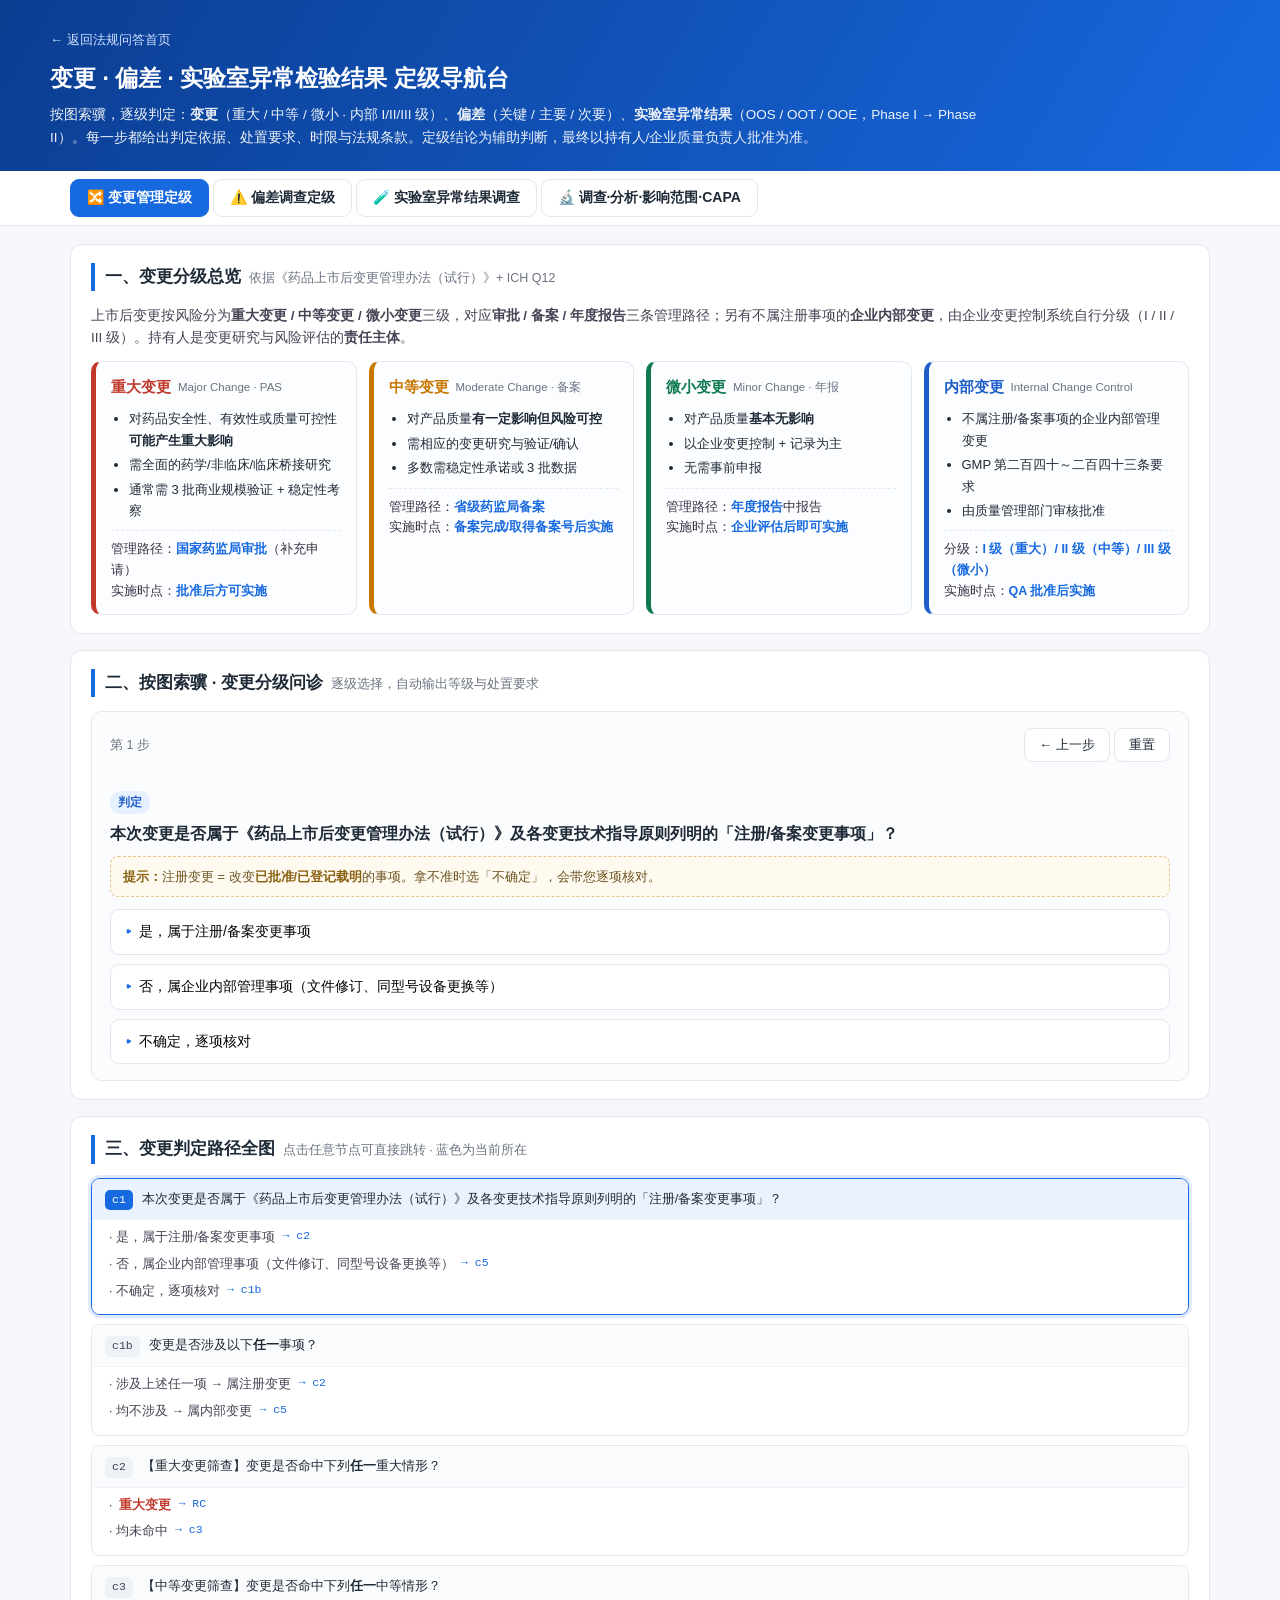
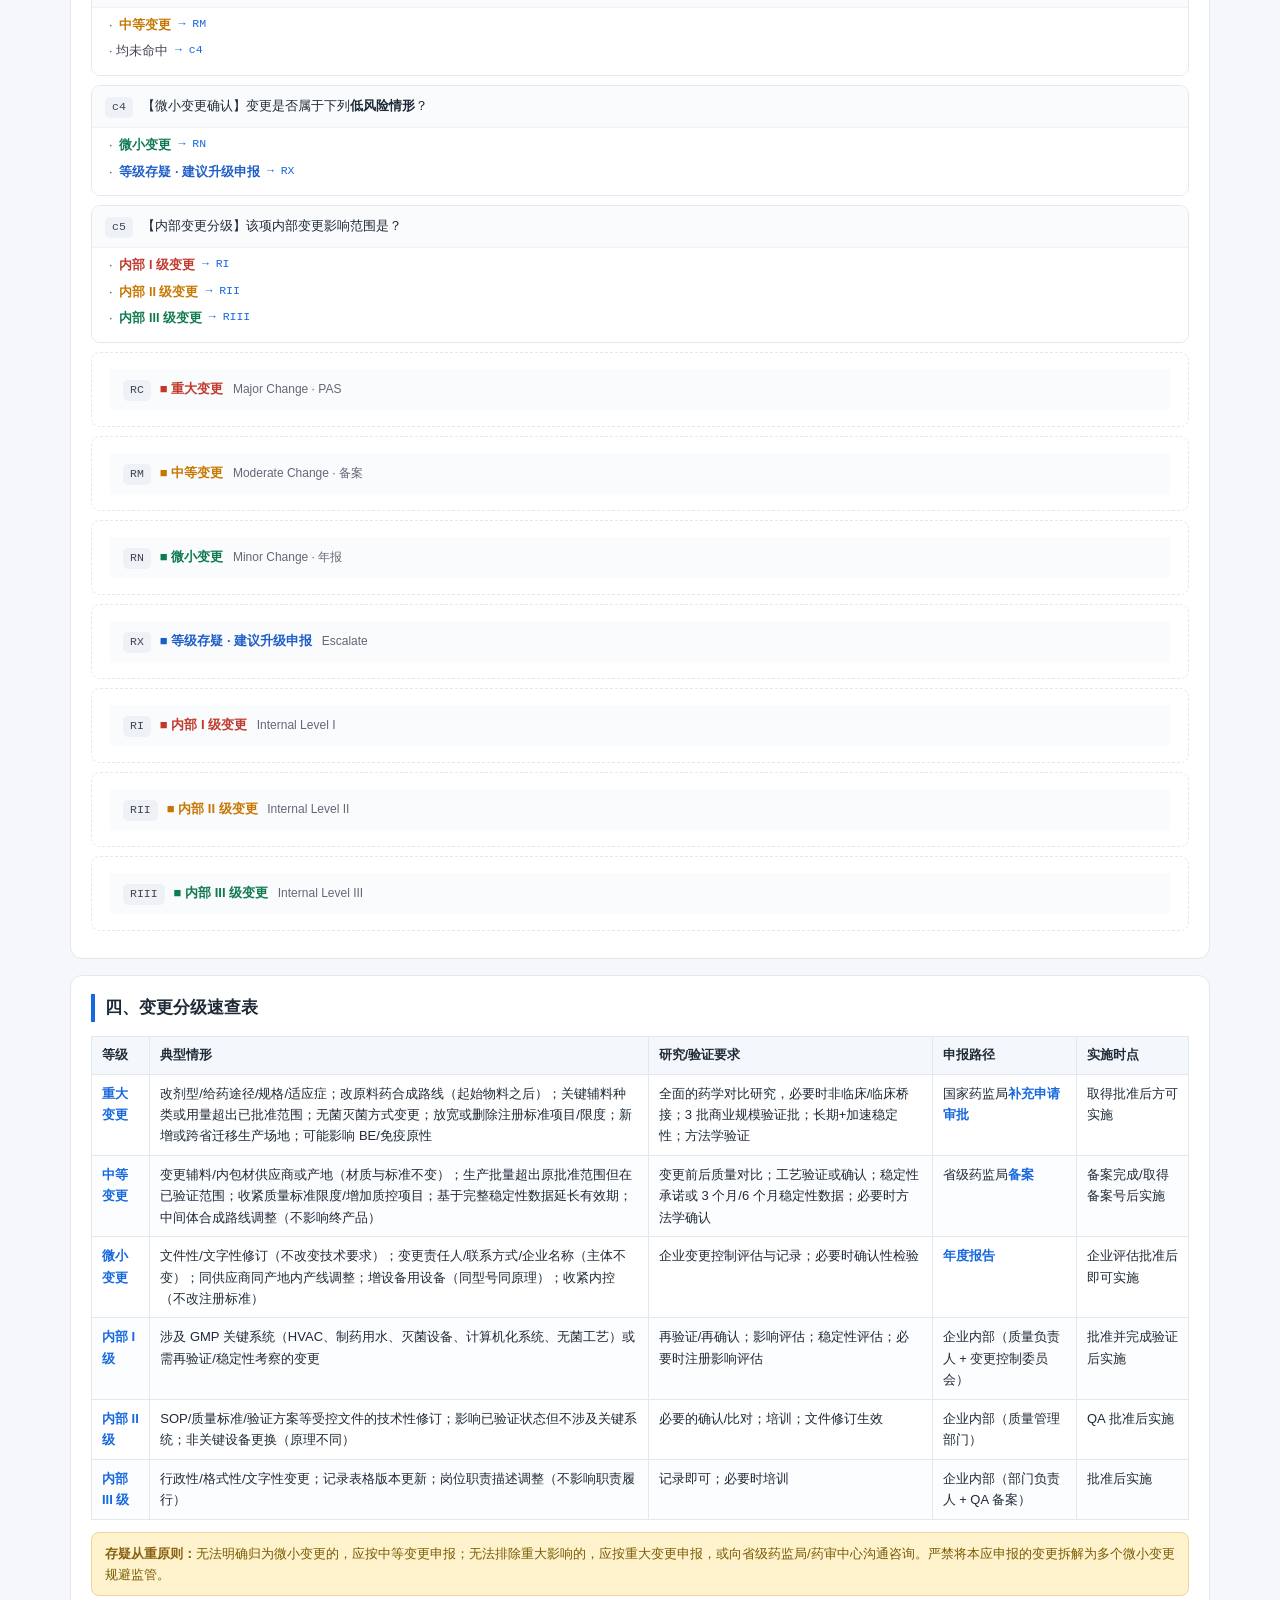
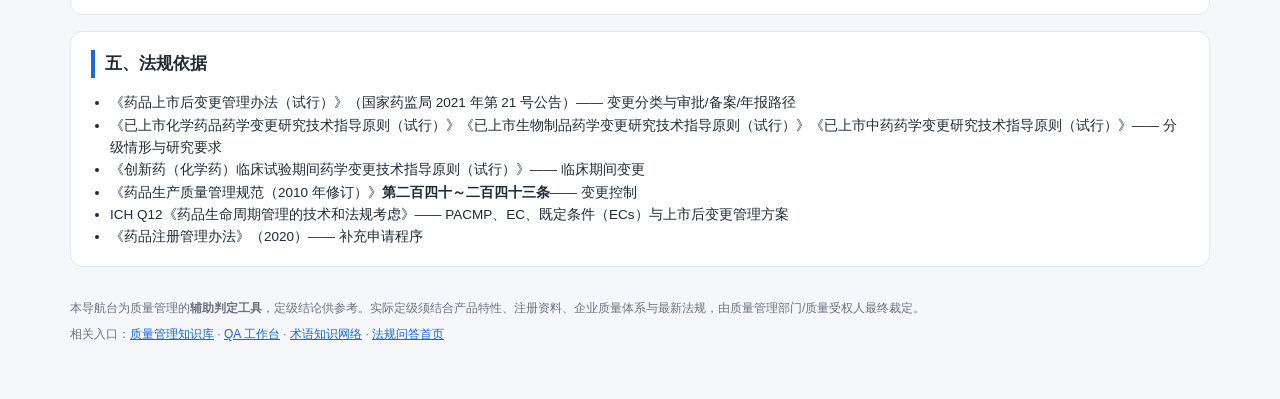
<file: change-deviation-oos.html>
<!DOCTYPE html>
<html lang="zh-CN">
<head>
<meta charset="utf-8"/>
<meta name="viewport" content="width=device-width, initial-scale=1"/>
<title>变更 · 偏差 · 实验室异常结果 定级导航台</title>
<link rel="icon" href="favicon.svg" type="image/svg+xml">
<meta name="description" content="药品研发生产 QA 定级导航台：变更分级（重大/中等/微小）、偏差分级（关键/主要/次要）、实验室异常检验结果 OOS/OOT 调查，交互式逐级问诊判定，含判定路径图、速查表与法规条款依据。">
<meta name="theme-color" content="#1769e0">
<style>
:root{--bg:#f5f7fa;--card:#fff;--bd:#e3e8ef;--tx:#1f2a37;--mut:#6b7280;--acc:#1769e0;--acc2:#0e9f6e;
--lv1:#c0392b;--lv1bg:#fdeceb;--lv2:#c77700;--lv2bg:#fff4e0;--lv3:#0e7a4e;--lv3bg:#e6f6ee;--lv4:#1e5ec8;--lv4bg:#e7f0ff;}
*{box-sizing:border-box}
body{margin:0;font-family:-apple-system,BlinkMacSystemFont,"Segoe UI","PingFang SC","Microsoft YaHei",sans-serif;background:var(--bg);color:var(--tx);line-height:1.65}
header{background:linear-gradient(120deg,#0b3d91,#1769e0);color:#fff;padding:26px 20px 22px}
header .wrap{max-width:1180px;margin:0 auto}
header a.back{color:#cfe0ff;text-decoration:none;font-size:13px}
header h1{margin:8px 0 6px;font-size:23px}
header p{margin:0;opacity:.93;font-size:13.5px;max-width:960px}

.tabs{position:sticky;top:0;z-index:20;background:#fff;border-bottom:1px solid var(--bd)}
.tabs .wrap{max-width:1180px;margin:0 auto;display:flex;gap:4px;flex-wrap:wrap;padding:8px 20px}
.tab{border:1px solid var(--bd);background:#fff;color:var(--tx);padding:9px 16px;border-radius:9px;font-size:14px;cursor:pointer;font-weight:600}
.tab:hover{border-color:var(--acc);color:var(--acc)}
.tab.active{background:var(--acc);color:#fff;border-color:var(--acc)}
main{max-width:1180px;margin:18px auto;padding:0 20px}
.panel{display:none}
.panel.active{display:block}
section{background:var(--card);border:1px solid var(--bd);border-radius:12px;padding:18px 20px;margin:0 0 16px}
h2.sec{font-size:17px;border-left:4px solid var(--acc);padding-left:10px;margin:0 0 14px}
h2.sec .cnt{color:var(--mut);font-size:12.5px;font-weight:400;margin-left:8px}
h3.sub{font-size:14.5px;margin:16px 0 8px;color:#0b3d91}

/* 分级卡片 */
.lvcards{display:grid;grid-template-columns:repeat(auto-fit,minmax(250px,1fr));gap:12px}
.lvc{border:1px solid var(--bd);border-left-width:5px;border-radius:10px;padding:13px 15px;background:#fcfdff}
.lvc.l1{border-left-color:var(--lv1)} .lvc.l2{border-left-color:var(--lv2)}
.lvc.l3{border-left-color:var(--lv3)} .lvc.l4{border-left-color:var(--lv4)}
.lvc .lvname{font-weight:700;font-size:15px;margin-bottom:4px;display:flex;align-items:center;gap:7px}
.lvc.l1 .lvname{color:var(--lv1)} .lvc.l2 .lvname{color:var(--lv2)}
.lvc.l3 .lvname{color:var(--lv3)} .lvc.l4 .lvname{color:var(--lv4)}
.lvc .lven{font-size:11.5px;color:var(--mut);font-weight:400}
.lvc ul{margin:8px 0 0;padding-left:18px;font-size:13px}
.lvc li{margin:3px 0}
.lvc .route{margin-top:9px;padding-top:8px;border-top:1px dashed var(--bd);font-size:12.5px;color:#334}
.lvc .route b{color:var(--acc)}

/* 问诊 */
.wiz{background:#fbfcfe;border:1px solid var(--bd);border-radius:10px;padding:16px 18px}
.wiz-bar{display:flex;justify-content:space-between;align-items:center;gap:10px;margin-bottom:12px;flex-wrap:wrap}
.wiz-step{font-size:12.5px;color:var(--mut)}
.btn{border:1px solid var(--bd);background:#fff;color:var(--tx);padding:7px 14px;border-radius:8px;font-size:13px;cursor:pointer}
.btn:hover{border-color:var(--acc);color:var(--acc)}
.btn.primary{background:var(--acc);color:#fff;border-color:var(--acc)}
.btn.primary:hover{opacity:.9;color:#fff}
.q{font-size:16px;font-weight:600;line-height:1.6;margin:6px 0 10px}
.qtag{display:inline-block;font-size:11.5px;background:#e7f0ff;color:var(--lv4);padding:2px 8px;border-radius:10px;margin-right:7px;vertical-align:middle;font-weight:600}
.tip{background:#fffaf0;border:1px dashed #e5c68a;border-radius:8px;padding:9px 12px;font-size:12.8px;color:#6b5320;margin:0 0 12px}
.tip b{color:#8a6212}
.hitlist{margin:0 0 12px;padding:12px 14px 12px 30px;background:#f8fafc;border:1px solid var(--bd);border-radius:8px;font-size:13.2px}
.hitlist li{margin:4px 0}
.opts{display:flex;flex-direction:column;gap:9px}
.opt{text-align:left;border:1px solid var(--bd);background:#fff;border-radius:9px;padding:11px 14px;font-size:14px;cursor:pointer;transition:all .13s;line-height:1.55}
.opt:hover{border-color:var(--acc);background:#f3f8ff;transform:translateX(2px)}
.opt .arrow{color:var(--acc);font-weight:700;margin-right:7px}

/* 结果 */
.res{border-radius:10px;padding:16px 18px;border:1px solid var(--bd)}
.res.r1{background:var(--lv1bg);border-color:#f3b7b2}
.res.r2{background:var(--lv2bg);border-color:#f0d6a8}
.res.r3{background:var(--lv3bg);border-color:#b3e2cb}
.res.r4{background:var(--lv4bg);border-color:#b8d0f7}
.res-badge{display:inline-block;font-size:19px;font-weight:800;padding:6px 16px;border-radius:10px;margin-bottom:10px}
.res.r1 .res-badge{background:var(--lv1);color:#fff}
.res.r2 .res-badge{background:var(--lv2);color:#fff}
.res.r3 .res-badge{background:var(--lv3);color:#fff}
.res.r4 .res-badge{background:var(--lv4);color:#fff}
.res .verdict{font-size:15px;font-weight:600;margin-bottom:10px;line-height:1.6}
.res h4{margin:14px 0 6px;font-size:13.5px;color:#0b3d91}
.res ul{margin:0;padding-left:19px;font-size:13.5px}
.res li{margin:4px 0}
.res .refs{margin-top:12px;padding-top:10px;border-top:1px dashed rgba(0,0,0,.13);font-size:12.3px;color:var(--mut)}
.res .refs span{display:inline-block;background:#fff;border:1px solid var(--bd);border-radius:6px;padding:2px 8px;margin:3px 5px 0 0}
.warn{background:#fff3cd;border:1px solid #f0d69a;color:#7a5b00;border-radius:8px;padding:10px 13px;font-size:13px;margin-top:12px}
.warn b{color:#8a6212}

/* 路径轨迹 */
.trail{display:flex;flex-direction:column;gap:6px;margin:0 0 14px}
.trow{display:flex;gap:9px;font-size:12.8px;align-items:flex-start}
.trow .tn{flex:0 0 auto;width:20px;height:20px;border-radius:50%;background:var(--acc);color:#fff;font-size:11px;display:flex;align-items:center;justify-content:center;font-weight:700}
.trow .tq{flex:1;color:#445}
.trow .ta{color:var(--acc);font-weight:600}

/* 判定路径图 */
.map{font-size:13px}
.mnode{border:1px solid var(--bd);border-radius:9px;margin:0 0 9px;background:#fff;overflow:hidden}
.mnode.cur{border-color:var(--acc);box-shadow:0 0 0 3px rgba(23,105,224,.13)}
.mnode.res{border-style:dashed}
.mh{padding:9px 13px;cursor:pointer;display:flex;gap:9px;align-items:flex-start;background:#fafbfd}
.mnode.cur .mh{background:#eaf2ff}
.mcode{flex:0 0 auto;font-family:ui-monospace,Menlo,Consolas,monospace;font-size:11.5px;background:#eef2f7;color:#445;padding:1px 7px;border-radius:5px;margin-top:2px}
.mnode.cur .mcode{background:var(--acc);color:#fff}
.mtext{flex:1}
.mopts{padding:4px 13px 10px 13px;border-top:1px solid #f0f3f7;background:#fff}
.mopt{font-size:12.5px;color:#445;padding:3px 0 3px 4px;display:flex;gap:7px}
.mopt .to{color:var(--acc);font-family:ui-monospace,Menlo,Consolas,monospace;font-size:11.5px}
.mlv{font-weight:700}
.mlv.r1{color:var(--lv1)} .mlv.r2{color:var(--lv2)} .mlv.r3{color:var(--lv3)} .mlv.r4{color:var(--lv4)}

/* 表格 */
table{width:100%;border-collapse:collapse;font-size:13px;margin-top:6px}
th,td{border:1px solid var(--bd);padding:8px 10px;text-align:left;vertical-align:top}
th{background:#f4f7fb;font-weight:600;font-size:12.5px;white-space:nowrap}
tbody tr:nth-child(even){background:#fcfdff}
td b{color:var(--acc)}
.no{color:var(--lv1);font-weight:600}

footer{max-width:1180px;margin:10px auto 40px;padding:14px 20px;color:var(--mut);font-size:12px}
footer a{color:var(--acc)}
@media(max-width:640px){
  .lvcards{grid-template-columns:1fr}
  table{font-size:12px} th,td{padding:6px 7px}
  header h1{font-size:19px}
}
@media print{
  .tabs,.btn,.opt{display:none!important}
  body{background:#fff} section{break-inside:avoid;border-color:#ccc}
  .panel{display:block!important}
}
</style>
</head>
<body>
<header><div class="wrap">
  <a class="back" href="index.html">← 返回法规问答首页</a>
  <h1>变更 · 偏差 · 实验室异常检验结果 定级导航台</h1>
  <p>按图索骥，逐级判定：<b>变更</b>（重大 / 中等 / 微小 · 内部 I/II/III 级）、<b>偏差</b>（关键 / 主要 / 次要）、<b>实验室异常结果</b>（OOS / OOT / OOE，Phase I → Phase II）。每一步都给出判定依据、处置要求、时限与法规条款。定级结论为辅助判断，最终以持有人/企业质量负责人批准为准。</p>
</div></header>

<div class="tabs"><div class="wrap">
  <button class="tab active" data-p="change">🔀 变更管理定级</button>
  <button class="tab" data-p="deviation">⚠️ 偏差调查定级</button>
  <button class="tab" data-p="oos">🧪 实验室异常结果调查</button>
  <button class="tab" data-p="capa">🔬 调查·分析·影响范围·CAPA</button>
</div></div>

<main>

<!-- ============ 变更管理 ============ -->
<div class="panel active" id="p-change">
  <section>
    <h2 class="sec">一、变更分级总览<span class="cnt">依据《药品上市后变更管理办法（试行）》+ ICH Q12</span></h2>
    <p style="margin:0 0 12px;font-size:13.5px;color:#445">上市后变更按风险分为<b>重大变更 / 中等变更 / 微小变更</b>三级，对应<b>审批 / 备案 / 年度报告</b>三条管理路径；另有不属注册事项的<b>企业内部变更</b>，由企业变更控制系统自行分级（I / II / III 级）。持有人是变更研究与风险评估的<b>责任主体</b>。</p>
    <div class="lvcards">
      <div class="lvc l1"><div class="lvname">重大变更 <span class="lven">Major Change · PAS</span></div>
        <ul><li>对药品安全性、有效性或质量可控性<b>可能产生重大影响</b></li><li>需全面的药学/非临床/临床桥接研究</li><li>通常需 3 批商业规模验证 + 稳定性考察</li></ul>
        <div class="route">管理路径：<b>国家药监局审批</b>（补充申请）<br/>实施时点：<b>批准后方可实施</b></div></div>
      <div class="lvc l2"><div class="lvname">中等变更 <span class="lven">Moderate Change · 备案</span></div>
        <ul><li>对产品质量<b>有一定影响但风险可控</b></li><li>需相应的变更研究与验证/确认</li><li>多数需稳定性承诺或 3 批数据</li></ul>
        <div class="route">管理路径：<b>省级药监局备案</b><br/>实施时点：<b>备案完成/取得备案号后实施</b></div></div>
      <div class="lvc l3"><div class="lvname">微小变更 <span class="lven">Minor Change · 年报</span></div>
        <ul><li>对产品质量<b>基本无影响</b></li><li>以企业变更控制 + 记录为主</li><li>无需事前申报</li></ul>
        <div class="route">管理路径：<b>年度报告</b>中报告<br/>实施时点：<b>企业评估后即可实施</b></div></div>
      <div class="lvc l4"><div class="lvname">内部变更 <span class="lven">Internal Change Control</span></div>
        <ul><li>不属注册/备案事项的企业内部管理变更</li><li>GMP 第二百四十～二百四十三条要求</li><li>由质量管理部门审核批准</li></ul>
        <div class="route">分级：<b>I 级（重大）/ II 级（中等）/ III 级（微小）</b><br/>实施时点：<b>QA 批准后实施</b></div></div>
    </div>
  </section>

  <section>
    <h2 class="sec">二、按图索骥 · 变更分级问诊<span class="cnt">逐级选择，自动输出等级与处置要求</span></h2>
    <div class="wiz">
      <div class="wiz-bar">
        <span class="wiz-step" id="c-step">第 1 步</span>
        <div><button class="btn" id="c-back">← 上一步</button> <button class="btn" id="c-reset">重置</button></div>
      </div>
      <div class="trail" id="c-trail"></div>
      <div id="c-body"></div>
    </div>
  </section>

  <section>
    <h2 class="sec">三、变更判定路径全图<span class="cnt">点击任意节点可直接跳转 · 蓝色为当前所在</span></h2>
    <div class="map" id="c-map"></div>
  </section>

  <section>
    <h2 class="sec">四、变更分级速查表</h2>
    <table>
      <thead><tr><th>等级</th><th>典型情形</th><th>研究/验证要求</th><th>申报路径</th><th>实施时点</th></tr></thead>
      <tbody>
        <tr><td><b>重大变更</b></td><td>改剂型/给药途径/规格/适应症；改原料药合成路线（起始物料之后）；关键辅料种类或用量超出已批准范围；无菌灭菌方式变更；放宽或删除注册标准项目/限度；新增或跨省迁移生产场地；可能影响 BE/免疫原性</td><td>全面的药学对比研究，必要时非临床/临床桥接；3 批商业规模验证批；长期+加速稳定性；方法学验证</td><td>国家药监局<b>补充申请审批</b></td><td>取得批准后方可实施</td></tr>
        <tr><td><b>中等变更</b></td><td>变更辅料/内包材供应商或产地（材质与标准不变）；生产批量超出原批准范围但在已验证范围；收紧质量标准限度/增加质控项目；基于完整稳定性数据延长有效期；中间体合成路线调整（不影响终产品）</td><td>变更前后质量对比；工艺验证或确认；稳定性承诺或 3 个月/6 个月稳定性数据；必要时方法学确认</td><td>省级药监局<b>备案</b></td><td>备案完成/取得备案号后实施</td></tr>
        <tr><td><b>微小变更</b></td><td>文件性/文字性修订（不改变技术要求）；变更责任人/联系方式/企业名称（主体不变）；同供应商同产地内产线调整；增设备用设备（同型号同原理）；收紧内控（不改注册标准）</td><td>企业变更控制评估与记录；必要时确认性检验</td><td><b>年度报告</b></td><td>企业评估批准后即可实施</td></tr>
        <tr><td><b>内部 I 级</b></td><td>涉及 GMP 关键系统（HVAC、制药用水、灭菌设备、计算机化系统、无菌工艺）或需再验证/稳定性考察的变更</td><td>再验证/再确认；影响评估；稳定性评估；必要时注册影响评估</td><td>企业内部（质量负责人 + 变更控制委员会）</td><td>批准并完成验证后实施</td></tr>
        <tr><td><b>内部 II 级</b></td><td>SOP/质量标准/验证方案等受控文件的技术性修订；影响已验证状态但不涉及关键系统；非关键设备更换（原理不同）</td><td>必要的确认/比对；培训；文件修订生效</td><td>企业内部（质量管理部门）</td><td>QA 批准后实施</td></tr>
        <tr><td><b>内部 III 级</b></td><td>行政性/格式性/文字性变更；记录表格版本更新；岗位职责描述调整（不影响职责履行）</td><td>记录即可；必要时培训</td><td>企业内部（部门负责人 + QA 备案）</td><td>批准后实施</td></tr>
      </tbody>
    </table>
    <div class="warn"><b>存疑从重原则：</b>无法明确归为微小变更的，应按中等变更申报；无法排除重大影响的，应按重大变更申报，或向省级药监局/药审中心沟通咨询。严禁将本应申报的变更拆解为多个微小变更规避监管。</div>
  </section>

  <section>
    <h2 class="sec">五、法规依据</h2>
    <ul style="margin:0;padding-left:19px;font-size:13.5px">
      <li>《药品上市后变更管理办法（试行）》（国家药监局 2021 年第 21 号公告）—— 变更分类与审批/备案/年报路径</li>
      <li>《已上市化学药品药学变更研究技术指导原则（试行）》《已上市生物制品药学变更研究技术指导原则（试行）》《已上市中药药学变更研究技术指导原则（试行）》—— 分级情形与研究要求</li>
      <li>《创新药（化学药）临床试验期间药学变更技术指导原则（试行）》—— 临床期间变更</li>
      <li>《药品生产质量管理规范（2010 年修订）》<b>第二百四十～二百四十三条</b>—— 变更控制</li>
      <li>ICH Q12《药品生命周期管理的技术和法规考虑》—— PACMP、EC、既定条件（ECs）与上市后变更管理方案</li>
      <li>《药品注册管理办法》（2020）—— 补充申请程序</li>
    </ul>
  </section>
</div>

<!-- ============ 偏差调查 ============ -->
<div class="panel" id="p-deviation">
  <section>
    <h2 class="sec">一、偏差分级总览<span class="cnt">依据 GMP(2010) 第二百四十四～二百四十九条 + ICH Q10</span></h2>
    <p style="margin:0 0 12px;font-size:13.5px;color:#445">偏差指偏离已批准的<b>生产工艺、物料平衡限度、质量标准、检验方法、操作规程</b>等情形。按对产品质量与患者安全的影响程度分为<b>关键 / 主要 / 次要</b>三级。判定须从<b>五个维度</b>综合评估：①产品质量 ②患者安全 ③数据可靠性 ④注册/法规符合性 ⑤是否系统性重复。</p>
    <div class="lvcards">
      <div class="lvc l1"><div class="lvname">关键偏差 <span class="lven">Critical</span></div>
        <ul><li>已/可能影响产品安全性、有效性、质量可控性</li><li>涉及数据可靠性根本缺陷</li><li>偏离注册工艺或已批准质量标准</li><li>导致或可能导致召回、拒收、停药</li></ul>
        <div class="route">调查：<b>立即启动，QA 牵头跨部门彻底调查</b><br/>时限：<b>24 h 内报告 · 7 日内初步 · 30 日内关闭</b></div></div>
      <div class="lvc l2"><div class="lvname">主要偏差 <span class="lven">Major</span></div>
        <ul><li>影响非关键质量属性或非关键工艺参数</li><li>偏离 SOP 但产品经评估可放行</li><li>GMP 体系存在明显缺陷</li><li>12 个月内同类偏差重复出现（系统性）</li></ul>
        <div class="route">调查：<b>3 个工作日内启动调查</b><br/>时限：<b>30 日内关闭</b>，须有 CAPA</div></div>
      <div class="lvc l3"><div class="lvname">次要偏差 <span class="lven">Minor</span></div>
        <ul><li>不影响产品质量、患者安全与数据可靠性</li><li>程序性/文档性偏离，孤立偶发</li><li>可即时纠正，不产生质量风险</li></ul>
        <div class="route">处置：<b>即时纠正 + 记录</b><br/>回顾：<b>纳入月度/季度趋势分析</b></div></div>
    </div>
  </section>

  <section>
    <h2 class="sec">二、按图索骥 · 偏差分级问诊<span class="cnt">逐级选择，自动输出等级与处置要求</span></h2>
    <div class="wiz">
      <div class="wiz-bar">
        <span class="wiz-step" id="d-step">第 1 步</span>
        <div><button class="btn" id="d-back">← 上一步</button> <button class="btn" id="d-reset">重置</button></div>
      </div>
      <div class="trail" id="d-trail"></div>
      <div id="d-body"></div>
    </div>
  </section>

  <section>
    <h2 class="sec">三、偏差判定路径全图<span class="cnt">点击任意节点可直接跳转 · 蓝色为当前所在</span></h2>
    <div class="map" id="d-map"></div>
  </section>

  <section>
    <h2 class="sec">四、偏差分级速查表</h2>
    <table>
      <thead><tr><th>等级</th><th>判定要点</th><th>调查深度</th><th>时限要求</th><th>批准层级</th><th>CAPA</th></tr></thead>
      <tbody>
        <tr><td><b>关键偏差</b></td><td>影响产品安全/有效/质量可控；数据可靠性缺陷；偏离注册工艺或注册标准；无菌保证失效；交叉污染/混淆/差错；导致召回或拒收</td><td>彻底调查，须查明<b>根本原因</b>；跨部门（生产/工程/QC/QA）；必要时扩大至相邻批次与产品</td><td>立即（24 h 内报告质量负责人）→ 7 日内完成初步调查 → 30 日内完成根因分析并关闭</td><td>质量负责人（QP/质量受权人）+ 必要时企业负责人</td><td>必须 CAPA，并做<b>有效性检查</b>；可能需报告药监</td></tr>
        <tr><td><b>主要偏差</b></td><td>影响非 CQA/非 CPP；偏离 SOP 但产品可放行；体系明显缺陷；12 个月内重复发生</td><td>系统调查，查明根本原因；QA 会同责任部门</td><td>3 个工作日内启动 → 30 日内关闭</td><td>质量管理部门</td><td>必须 CAPA；重复的升级为系统性 CAPA</td></tr>
        <tr><td><b>次要偏差</b></td><td>程序性/文档性偏离；不影响产品质量与安全；孤立偶发</td><td>记录与即时纠正；必要时简短说明</td><td>即时纠正；月度汇总趋势分析</td><td>部门负责人 + QA 确认</td><td>趋势分析后按需；单一事件可不单列 CAPA</td></tr>
      </tbody>
    </table>
    <div class="warn"><b>升级规则：</b>① 同一或同类偏差 12 个月内出现 ≥2 次，自动<b>升一级</b>并按系统性缺陷处理；② 调查中发现数据可靠性问题，无论原定级如何，一律按<b>关键偏差</b>处理；③ 存疑时从重定级，不得为降低定级而弱化事实描述。</div>
  </section>

  <section>
    <h2 class="sec">五、法规依据</h2>
    <ul style="margin:0;padding-left:19px;font-size:13.5px">
      <li>《药品生产质量管理规范（2010 年修订）》<b>第二百四十四～二百四十九条</b>—— 偏差处理、纠正措施与预防措施（CAPA）</li>
      <li>ICH Q10《药品质量体系》—— 偏差管理、CAPA 有效性、质量风险管理与知识管理</li>
      <li>ICH Q9（R1）《质量风险管理》—— 偏差风险评级的方法学依据</li>
      <li>2023 版《药品 GMP 指南 · 质量管理体系》—— 偏差分级与调查实务</li>
      <li>EU GMP Chapter 1 / Chapter 8 —— 偏差与质量缺陷管理</li>
    </ul>
  </section>
</div>

<!-- ============ 实验室异常结果 ============ -->
<div class="panel" id="p-oos">
  <section>
    <h2 class="sec">一、异常结果类型辨析<span class="cnt">先分清是哪一类，再决定走哪条路</span></h2>
    <div class="lvcards">
      <div class="lvc l1"><div class="lvname">OOS 超标结果 <span class="lven">Out of Specification</span></div>
        <ul><li>检验结果<b>超出既定质量标准</b>（注册标准/内控标准）限度</li><li>必须启动正式调查，批次<b>不得先行放行</b></li><li>Phase I 未查出原因 → 强制进入 Phase II</li></ul>
        <div class="route">处置路径：<b>Phase I → Phase II → 合格/不合格裁决</b></div></div>
      <div class="lvc l2"><div class="lvname">OOT 超趋势结果 <span class="lven">Out of Trend</span></div>
        <ul><li>结果<b>符合标准</b>但偏离历史趋势或预期范围</li><li>如超出 3σ、连续 7 点位于均值同侧、连续 3 批单向漂移</li><li><b>不自动判不合格</b>，但必须调查</li></ul>
        <div class="route">处置路径：<b>趋势调查 → 评估工艺/标准合理性 → 加强监测</b></div></div>
      <div class="lvc l4"><div class="lvname">OOE 超预期结果 <span class="lven">Out of Expectation</span></div>
        <ul><li>符合标准但不符合方法学预期或历史数据模式</li><li>如含量突然从 99% 降至 92%（限度 90%）</li><li>常为 OOT 的前兆信号</li></ul>
        <div class="route">处置路径：<b>记录 + 评估 + 趋势跟踪</b></div></div>
      <div class="lvc l3"><div class="lvname">无效结果 <span class="lven">Invalid / Void</span></div>
        <ul><li>因<b>已确认的实验室错误或系统适用性失败</b>导致结果不可用</li><li>须有明确证据与书面论证，QA 批准</li><li>原数据<b>必须保留</b>，不得删除</li></ul>
        <div class="route">处置路径：<b>论证作废 → 按规定复测/重新分析</b></div></div>
    </div>
  </section>

  <section>
    <h2 class="sec">二、按图索骥 · 异常结果调查问诊<span class="cnt">逐级选择，自动输出结论与处置要求</span></h2>
    <div class="wiz">
      <div class="wiz-bar">
        <span class="wiz-step" id="o-step">第 1 步</span>
        <div><button class="btn" id="o-back">← 上一步</button> <button class="btn" id="o-reset">重置</button></div>
      </div>
      <div class="trail" id="o-trail"></div>
      <div id="o-body"></div>
    </div>
  </section>

  <section>
    <h2 class="sec">三、调查判定路径全图<span class="cnt">点击任意节点可直接跳转 · 蓝色为当前所在</span></h2>
    <div class="map" id="o-map"></div>
  </section>

  <section>
    <h2 class="sec">四、Phase I 实验室调查核查清单<span class="cnt">FDA OOS Guidance 2022 Rev.1 列举的明确实验室错误</span></h2>
    <table>
      <thead><tr><th style="width:38px">#</th><th>核查项</th><th>典型表现</th><th style="width:96px">可否作无效依据</th></tr></thead>
      <tbody>
        <tr><td>1</td><td>计算错误</td><td>公式套用错误、单位换算错误、稀释倍数错误、有效位数处理错误</td><td><b>可</b>（须有复核记录佐证）</td></tr>
        <tr><td>2</td><td>称量 / 移取错误</td><td>天平读数错误、称量容器未归零、移液管规格选错、样品转移损失</td><td><b>可</b></td></tr>
        <tr><td>3</td><td>稀释 / 定容错误</td><td>容量瓶规格错误、定容未至刻度、混匀不充分、逐级稀释级数错误</td><td><b>可</b></td></tr>
        <tr><td>4</td><td>仪器故障或参数错误</td><td>波长设置错误、流速/柱温偏离、检测器灯能量不足、进样体积错误</td><td><b>可</b>（须有维修/偏差记录）</td></tr>
        <tr><td>5</td><td>系统适用性不合格</td><td>分离度、拖尾因子、理论塔板数、RSD 不符合方法规定</td><td><b>可</b>（该序列全部无效）</td></tr>
        <tr><td>6</td><td>标准品 / 对照品问题</td><td>错用标准品、超过有效期、储存条件不当、标定值错误、纯度变化</td><td><b>可</b></td></tr>
        <tr><td>7</td><td>试剂 / 溶剂问题</td><td>错误试剂、过期、污染、批次不符、流动相配制错误或脱气不足</td><td><b>可</b></td></tr>
        <tr><td>8</td><td>色谱柱问题</td><td>柱效下降、柱型号错误、柱污染、柱温失控</td><td><b>可</b></td></tr>
        <tr><td>9</td><td>样品混淆 / 交叉污染</td><td>样品编号错误、进样顺序错误、残留污染、容器未清洗</td><td><b>可</b></td></tr>
        <tr><td>10</td><td>方法偏离</td><td>未经批准的方法修改、操作步骤遗漏或颠倒、时间控制偏差</td><td><b>可</b>（须同步记录方法偏离）</td></tr>
        <tr><td>11</td><td>样品制备 / 处理错误</td><td>提取不完全、超声/振荡时间不足、过滤吸附、避光操作缺失</td><td><b>可</b></td></tr>
        <tr><td>12</td><td>玻璃器皿污染</td><td>清洗不彻底、残留洗涤剂、未干燥</td><td><b>可</b></td></tr>
        <tr><td>13</td><td>环境条件失控</td><td>温湿度超出方法要求、光照影响、振动干扰</td><td><b>可</b>（须有环境监测记录）</td></tr>
        <tr><td>14</td><td>数据录入 / 转录错误</td><td>手工抄录错误、积分参数不当导致峰面积错误、报告模板引用错误</td><td><b>可</b>（须有原始数据对照）</td></tr>
        <tr><td>15</td><td>微生物实验室专项</td><td>无菌操作失误、培养基灭菌/促生长试验失败、培养温度或时间错误、菌种污染</td><td><b>可</b></td></tr>
        <tr><td>16</td><td>电源 / 中断事件</td><td>停电、仪器中途停机、序列中断</td><td><b>可</b></td></tr>
      </tbody>
    </table>
    <div class="warn"><b>红线（不可触碰）：</b><br/>
      ❌ <b>禁止"复测至合格"</b>（testing into compliance）—— 不得反复检测直到得到合格结果后仅报告该结果；<br/>
      ❌ <b>禁止用平均值报告</b>（averaging）—— 不得以多次结果的平均值代替单个结果判定；<br/>
      ❌ <b>禁止在完成 Phase I 前擅自复测</b>；<br/>
      ❌ <b>禁止销毁或丢弃</b>原始溶液、样品、色谱数据与记录（含失败数据）；<br/>
      ❌ <b>禁止以"原因不明"直接放行</b>—— 无法确定原因时按最保守原则判定。<br/>
      复测次数与重新取样条件<b>必须事先在 SOP 中明确规定</b>，不得临机决定。</div>
  </section>

  <section>
    <h2 class="sec">五、OOS 调查流程与时限速查</h2>
    <table>
      <thead><tr><th>阶段</th><th>时限</th><th>责任</th><th>核心动作</th><th>出口结论</th></tr></thead>
      <tbody>
        <tr><td><b>结果确认</b></td><td>发现当日</td><td>检验人员 → 实验室主管</td><td>立即停止后续计算与报告；保留原始溶液、样品与色谱数据；报告 QA</td><td>确认为 OOS / OOT / OOE</td></tr>
        <tr><td><b>Phase I 实验室初步调查</b></td><td>1 个工作日内启动</td><td>实验室主管 + 检验人员</td><td>按核查清单逐项核对；查阅仪器日志、色谱数据、标准品与试剂记录；必要时与检验人员面谈</td><td>①检出明确实验室错误 → 结果无效，规定复测<br/>②未检出 → 进入 Phase II</td></tr>
        <tr><td><b>Phase II 全面调查</b></td><td>Phase I 结束后立即启动，通常 20～30 日内关闭</td><td>QA 牵头，生产/工程/QC/RA 参与</td><td>批记录与工艺参数回顾；物料与供应商追溯；设备与公用系统历史；留样与稳定性数据；同品种/相邻批次排查；必要时重新取样</td><td>①确认 OOS 成立 → 批次不合格<br/>②归因生产 → 关联生产偏差<br/>③证明原样品不具代表性 → 重新取样（须 QA 批准）</td></tr>
        <tr><td><b>裁决与处置</b></td><td>调查结束后</td><td>质量受权人 / 质量负责人</td><td>综合判定放行或不合格；不合格批次按程序处理；评估是否影响已放行批次与是否需召回/报告药监</td><td>放行 / 拒收 / 召回 / 药监报告</td></tr>
        <tr><td><b>CAPA 与趋势分析</b></td><td>关闭后持续</td><td>QA</td><td>根本原因分析（5Why / 鱼骨图 / FMEA）；制定并跟踪 CAPA；OOS 率纳入质量量度与年度回顾</td><td>CAPA 有效性确认</td></tr>
      </tbody>
    </table>
  </section>

  <section>
    <h2 class="sec">六、法规依据</h2>
    <ul style="margin:0;padding-left:19px;font-size:13.5px">
      <li>FDA Guidance for Industry: <i>Investigating Out-of-Specification (OOS) Test Results for Pharmaceutical Production</i>（2022 年 5 月 Rev.1）</li>
      <li>MHRA <i>Out of Specification Investigations</i>；EU GMP Chapter 6（质量控制系统）6.32–6.35</li>
      <li>ICH Q7 第 11 章（实验室控制）—— OOS 调查要求</li>
      <li>《药品生产质量管理规范（2010 年修订）》—— 质量控制实验室管理、持续稳定性考察、偏差与 OOS 关联</li>
      <li>2023 版《药品 GMP 指南 · 质量控制实验室与物料系统》</li>
      <li>WHO Technical Report Series No. 1025, Annex 4（OOS 与 OOT 调查指南）</li>
    </ul>
  </section>
</div>

<!-- ============ 调查·分析·影响范围·CAPA（通用方法） ============ -->
<div class="panel" id="p-capa">
  <section>
    <h2 class="sec">一、调查六步法<span class="cnt">变更 / 偏差 / OOS 通用 · 决定调查质量的是过程，不是结论</span></h2>
    <p style="margin:0 0 12px;font-size:13.5px;color:#445">无论变更评估、偏差调查还是 OOS 调查，底层逻辑都是同一个六步闭环。检查中最常见的缺陷不是"结论错了"，而是<b>过程无法复现</b>——做了什么、基于什么证据、为什么排除其他可能，说不清。</p>
    <table>
      <thead><tr><th style="width:90px">步骤</th><th>核心动作</th><th>产出物</th><th style="width:230px">常见错误（高频缺陷）</th></tr></thead>
      <tbody>
        <tr><td><b>① 发现与报告</b></td><td>第一时间报告，<b>只描述事实</b>，不下结论；保护现场与原始证据</td><td>偏差/OOS 初始记录、时间线起点</td><td class="no">延迟报告；先下结论再找证据；记录含糊</td></tr>
        <tr><td><b>② 立即遏制</b></td><td>防止影响扩大：隔离、暂停放行、暂停生产、封存物料与数据</td><td>遏制措施记录、影响批次清单</td><td class="no">只处理当事批次，未评估已放行批次</td></tr>
        <tr><td><b>③ 证据收集</b></td><td>人、机、料、法、环、测六方面取证；<b>访谈、记录、数据、留样、影像</b>；重建完整时间线</td><td>证据清单、时间线、访谈记录</td><td class="no">只查最可能的原因；未访谈当事人；未保存原始记录</td></tr>
        <tr><td><b>④ 原因分析</b></td><td>用合适工具分析（见第二节工具箱）；区分<b>直接原因 / 根本原因 / 系统性原因</b>；<b>排除法要有排除依据</b></td><td>根本原因结论 + 排除说明</td><td class="no">直接原因当根本原因；未说明为何排除其他可能</td></tr>
        <tr><td><b>⑤ 结论与处置</b></td><td>形成影响范围评估结论；作出放行/拒收/召回裁决；制定 CAPA</td><td>影响评估、处置决定、CAPA 计划</td><td class="no">原因不明即放行；CAPA 与根本原因不对应</td></tr>
        <tr><td><b>⑥ 报告与归档</b></td><td>调查报告经 QA 审核签字；全部证据与数据一并归档；纳入趋势分析</td><td>调查报告、归档记录</td><td class="no">报告事后补写；证据未一并归档；未纳入趋势</td></tr>
      </tbody>
    </table>
    <div class="warn"><b>检查员的判断逻辑：</b>不看你的结论多漂亮，只看三件事——① 时间线是否完整可复现；② 排除的可能性有没有<b>排除依据</b>；③ 根本原因与 CAPA 是否<b>一一对应</b>。这三点说不清，结论再正确也会被开缺陷。</div>
  </section>

  <section>
    <h2 class="sec">二、根本原因分析工具箱<span class="cnt">选对工具比用好工具更重要 · 8 种工具对比</span></h2>
    <table>
      <thead><tr><th>工具</th><th>适用情形</th><th>团队要求</th><th>输出</th><th style="width:210px">局限性</th></tr></thead>
      <tbody>
        <tr><td><b>5 Why</b><br/><span style="color:#667;font-size:12px">五个为什么</span></td><td>因果关系<b>单一、线性</b>，问题相对简单（如某一步操作遗漏）</td><td>1～2 人，熟悉该工序即可</td><td>因果链条 → 根因</td><td class="no">多因素交织时会分叉失控；容易停在"人员疏忽"这类假根因</td></tr>
        <tr><td><b>鱼骨图</b><br/><span style="color:#667;font-size:12px">石川图 / 6M</span></td><td><b>多因素交织</b>，需头脑风暴穷举可能原因（人/机/料/法/环/测）</td><td>跨部门小组 4～8 人</td><td>结构化候选原因池 → 逐条验证</td><td class="no">只做归类不做验证；容易变成"想到的都画上"而不去证伪</td></tr>
        <tr><td><b>FMEA</b><br/><span style="color:#667;font-size:12px">失效模式与效应分析</span></td><td>需<b>量化风险优先级</b>、需主动识别潜在失效（设计/工艺/变更前）</td><td>专业小组 + 数据支撑</td><td>RPN 排序 → 优先改进项</td><td class="no">评分主观性强；不擅长事后归因（更适合预防）</td></tr>
        <tr><td><b>KT 理性思考法</b><br/><span style="color:#667;font-size:12px">Kepner-Tregoe</span></td><td>需精确界定<b>「是什么 / 不是什么」</b>，通过差异点锁定原因</td><td>需专门培训</td><td>IS/IS NOT 矩阵 → 差异与变化</td><td class="no">门槛高；信息不全时难以构建 IS NOT</td></tr>
        <tr><td><b>故障树 FTA</b></td><td><b>系统性、多层逻辑门</b>耦合的复杂失效（如无菌保证失效）</td><td>专业工程师</td><td>逻辑树 → 最小割集</td><td class="no">耗时长；需要精确的失效机理知识</td></tr>
        <tr><td><b>变更分析</b><br/><span style="color:#667;font-size:12px">Change Analysis</span></td><td>问题在<b>某个变更后出现</b>，需对比变更前后差异</td><td>熟悉历史状态的人员</td><td>变更清单 → 差异项 → 根因</td><td class="no">依赖完整的变更台账；台账不全则失效</td></tr>
        <tr><td><b>屏障分析</b><br/><span style="color:#667;font-size:12px">Barrier Analysis</span></td><td>分析<b>为何控制措施没能拦住</b>问题（失控点在哪一层）</td><td>QA + 工艺</td><td>屏障失效点 → 补强措施</td><td class="no">只回答"哪里没拦住"，不直接给根因</td></tr>
        <tr><td><b>帕累托分析</b></td><td><b>趋势性、高频次</b>问题，需识别主要贡献因素（80/20）</td><td>有足够历史数据</td><td>主因排序图</td><td class="no">需要数据量；不适合单次孤立事件</td></tr>
      </tbody>
    </table>
    <div class="warn"><b>最常见的假根因（须警惕）：</b>「操作人员疏忽」「培训不到位」「人员意识不足」——这些都不是根本原因。
    追问下去：为什么会疏忽？是 SOP 写得不清楚、还是培训没覆盖、还是操作设计本身易错、还是工作量过大？
    <b>真正的根因应指向可改变的系统要素</b>（流程、设计、标准、资源配置），落到"人"身上通常意味着分析没做完。</div>
  </section>

  <section>
    <h2 class="sec">三、按图索骥 · 分析工具选择向导<span class="cnt">回答几个问题，自动推荐合适的分析工具</span></h2>
    <div class="wiz">
      <div class="wiz-bar">
        <span class="wiz-step" id="rca-step">第 1 步</span>
        <div><button class="btn" id="rca-back">← 上一步</button> <button class="btn" id="rca-reset">重置</button></div>
      </div>
      <div class="trail" id="rca-trail"></div>
      <div id="rca-body"></div>
    </div>
  </section>

  <section>
    <h2 class="sec">四、工具选择路径全图<span class="cnt">点击任意节点可直接跳转 · 蓝色为当前所在</span></h2>
    <div class="map" id="rca-map"></div>
  </section>

  <section>
    <h2 class="sec">五、影响范围评估<span class="cnt">横向 6 问 + 纵向 4 维 · 决定这只是一个批次，还是一场危机</span></h2>
    <p style="margin:0 0 12px;font-size:13.5px;color:#445">影响范围评估是最容易做窄的一步。多数企业只评估"当事批次"，而检查员要问的是：<b>你怎么证明只有这一个批次受影响？</b>下面这张清单就是回答这个问题的证据链。</p>

    <h3 class="sub">横向扩展 · 6 问（同一问题还可能波及谁）</h3>
    <table>
      <thead><tr><th style="width:34px">#</th><th style="width:210px">排查方向</th><th>具体要查什么</th><th style="width:150px">证据来源</th></tr></thead>
      <tbody>
        <tr><td>1</td><td><b>同批次内部</b></td><td>同批次的其他取样点、其他包装单元、已放行部分与未放行部分</td><td>取样记录、批包装记录</td></tr>
        <tr><td>2</td><td><b>相邻批次</b></td><td>同一生产线的前一批与后一批（尤其连续生产、共用中间体/母液）</td><td>生产计划、批序号</td></tr>
        <tr><td>3</td><td><b>同产品其他批次</b></td><td>效期内全部批次，特别是同一物料批号、同一设备、同一班组生产的批次</td><td>批生产台账、物料台账</td></tr>
        <tr><td>4</td><td><b>共用设备/系统生产的其他产品</b></td><td>共用生产线、共用 HVAC、共用制药用水、共用清洁方法的其他产品（交叉污染场景必查）</td><td>设备使用日志、共线生产清单</td></tr>
        <tr><td>5</td><td><b>同供应商/同物料批号</b></td><td>该物料批号还用于哪些产品、哪些批次；同供应商其他物料是否有同类风险</td><td>物料台账、供应商档案</td></tr>
        <tr><td>6</td><td><b>其他场地/委托方</b></td><td>其他生产场地、委托生产/受托生产方、同一集团内共线产品</td><td>委托协议、场地清单</td></tr>
      </tbody>
    </table>

    <h3 class="sub">纵向维度 · 4 维（每个维度都要单独给结论）</h3>
    <table>
      <thead><tr><th style="width:130px">维度</th><th>要回答的问题</th><th style="width:220px">判定要点</th></tr></thead>
      <tbody>
        <tr><td><b>产品质量</b></td><td>是否影响 CQA？是否影响稳定性与有效期？是否影响放行标准符合性？</td><td>CQA 是否受影响；稳定性数据是否支持；是否需重新评估有效期</td></tr>
        <tr><td><b>患者安全</b></td><td>是否存在实际或潜在的用药风险？风险等级如何？是否需启动召回？</td><td>无菌保证、内毒素、杂质、含量、混淆——任一命中即高风险</td></tr>
        <tr><td><b>注册符合性</b></td><td>是否偏离注册工艺、注册标准或申报资料？是否需补充申请/备案/报告？</td><td>与注册文件逐条比对；偏离即需走变更或报告程序</td></tr>
        <tr><td><b>数据可靠性</b></td><td>是否影响相关数据的可信度？是否波及历史数据与已放行结论？</td><td>数据可靠性问题一旦成立，影响范围通常远超单一批次</td></tr>
      </tbody>
    </table>
    <div class="warn"><b>「证明没有影响」也是证据。</b>排查后确认不受影响的，必须在报告中<b>写明排查了什么、依据是什么、结论是什么</b>——没写就等于没查。只写"其他批次无异常"而无数据支撑，是检查中的典型缺陷。</div>
  </section>

  <section>
    <h2 class="sec">六、CAPA 制定与有效性检查<span class="cnt">纠正 ≠ 纠正措施 ≠ 预防措施</span></h2>

    <h3 class="sub">6.1 三个概念必须分清</h3>
    <table>
      <thead><tr><th style="width:150px">概念</th><th>定义</th><th>举例</th><th style="width:110px">作用时点</th></tr></thead>
      <tbody>
        <tr><td><b>Correction</b><br/><span style="color:#667;font-size:12px">纠正</span></td><td>对<b>已发生的不合格</b>本身的处置（"灭火"）</td><td>隔离不合格批次、返工、销毁、更正记录、重新检验</td><td>立即</td></tr>
        <tr><td><b>Corrective Action</b><br/><span style="color:#667;font-size:12px">纠正措施</span></td><td>消除<b>已发生不合格的根本原因</b>，防止<b>再发生</b></td><td>修改 SOP、增加防错装置、改进设备设计、调整工艺参数</td><td>短期</td></tr>
        <tr><td><b>Preventive Action</b><br/><span style="color:#667;font-size:12px">预防措施</span></td><td>消除<b>潜在不合格</b>的原因，防止<b>发生</b>（问题尚未出现）</td><td>横向展开到类似产品/工序、修订培训体系、优化变更控制流程</td><td>中长期</td></tr>
      </tbody>
    </table>
    <div class="warn"><b>典型错误：</b>把"培训"当成万金油 CAPA。培训只对"确实不知道怎么做"有效；
    如果是 SOP 本身有缺陷、操作设计不合理、设备没有防错，培训毫无作用——这也是检查员最常质疑的一点。
    <b>CAPA 必须与根本原因一一对应</b>，一个根因对应一条措施，不能笼统写"加强管理"。</div>

    <h3 class="sub">6.2 CAPA 要素（缺一不可）</h3>
    <table>
      <thead><tr><th style="width:130px">要素</th><th>要求</th><th style="width:250px">不合格示例</th></tr></thead>
      <tbody>
        <tr><td><b>S</b> 具体</td><td>明确做什么、在哪做、涉及哪些文件/设备/岗位</td><td class="no">"加强培训""完善管理"</td></tr>
        <tr><td><b>M</b> 可测量</td><td>有可验证的完成标准，能量化则量化</td><td class="no">"提高意识"（无法验证）</td></tr>
        <tr><td><b>A</b> 可实现</td><td>在现有资源与权限内可完成，必要时配套资源</td><td class="no">要求一线人员自行改造设备</td></tr>
        <tr><td><b>R</b> 相关性</td><td>与本次根本原因直接对应，不跑题</td><td class="no">原因是清洁不彻底，措施却是修订采购流程</td></tr>
        <tr><td><b>T</b> 有时限</td><td>明确完成日期与阶段性节点</td><td class="no">"尽快完成""持续推进"</td></tr>
        <tr><td><b>责任人</b></td><td>指定到具体岗位/姓名，不是部门</td><td class="no">"生产部"（无到人）</td></tr>
        <tr><td><b>验证方式</b></td><td>事先约定如何证明这条 CAPA 有效</td><td class="no">只写完成，不写如何验证</td></tr>
      </tbody>
    </table>

    <h3 class="sub">6.3 CAPA 有效性检查（Effectiveness Check）</h3>
    <table>
      <thead><tr><th style="width:120px">层级</th><th>验证什么</th><th>方法</th><th style="width:150px">判定时机</th></tr></thead>
      <tbody>
        <tr><td><b>L1 完成性</b></td><td>措施<b>是否按计划做完</b></td><td>查记录、文件修订生效、培训签到、设备改造验收</td><td>到期即查</td></tr>
        <tr><td><b>L2 有效性</b></td><td>措施<b>是否真的解决了问题</b>（根本原因是否被消除）</td><td>同类事件是否再发；相关指标趋势是否改善；现场观察是否按新方式执行</td><td>完成后 3～6 个月</td></tr>
        <tr><td><b>L3 系统性</b></td><td>是否<b>横向展开</b>到类似工序/产品/场地；是否产生新的风险</td><td>横向展开清单；变更影响评估；趋势分析</td><td>完成后 6～12 个月</td></tr>
      </tbody>
    </table>
    <div class="warn"><b>CAPA 失效的三个信号：</b>① 同类偏差<b>再次发生</b>（最直接的有效性否定证据）；② CAPA 反复延期；③ 有效性检查只查"做完没有"，不查"有没有用"。
    其中①出现时，必须<b>重新做根本原因分析</b>，而不是再写一条同样的 CAPA。</div>
  </section>

  <section>
    <h2 class="sec">七、调查报告模板<span class="cnt">可直接套用 · 结构完整即通过一半</span></h2>
    <table>
      <thead><tr><th style="width:160px">章节</th><th>应包含的内容</th></tr></thead>
      <tbody>
        <tr><td><b>1. 基本信息</b></td><td>事件编号、发现时间/地点/发现人、涉及产品/批号/工序/设备、事件类型（变更/偏差/OOS/OOT）</td></tr>
        <tr><td><b>2. 事件描述</b></td><td><b>只写事实</b>，不写结论与推测。谁、在什么时间、按什么操作、发现了什么、与预期有何不同</td></tr>
        <tr><td><b>3. 时间线</b></td><td>完整可复现的事件时间轴（含发现前的关联操作），精确到日期时间</td></tr>
        <tr><td><b>4. 立即措施</b></td><td>遏制措施及实施时间（隔离、暂停、封存），涉及批次的处置状态</td></tr>
        <tr><td><b>5. 调查过程</b></td><td>查了哪些方面（人/机/料/法/环/测）、访谈了谁、调阅了哪些记录与数据、做了哪些检验/复核</td></tr>
        <tr><td><b>6. 证据清单</b></td><td>逐一列出支撑结论的证据，及每项证据的来源与获取时间</td></tr>
        <tr><td><b>7. 原因分析</b></td><td>使用的分析工具、分析过程、<b>直接原因 / 根本原因 / 系统性原因</b>分层结论</td></tr>
        <tr><td><b>8. 排除说明</b></td><td><b>关键章节</b>：考虑了哪些可能性、逐条排除的依据是什么</td></tr>
        <tr><td><b>9. 影响范围评估</b></td><td>横向 6 问 + 纵向 4 维逐项结论；对已放行批次/在产批次/其他产品的评估结论</td></tr>
        <tr><td><b>10. 结论</b></td><td>事件定性（等级）、批次处置决定（放行/拒收/返工/召回）、是否需报告药监</td></tr>
        <tr><td><b>11. CAPA</b></td><td>纠正 / 纠正措施 / 预防措施分项列出，含责任人、完成期限、验证方式</td></tr>
        <tr><td><b>12. 审批与归档</b></td><td>调查人、部门负责人、QA、质量受权人签字与日期；证据附件清单</td></tr>
      </tbody>
    </table>
    <div class="warn"><b>最容易被忽略却最被检查员看重的是第 8 章「排除说明」。</b>没有这一章，检查员会认为你只查了一个方向就下结论——
    这是"调查不充分"缺陷的最常见来源。</div>
  </section>

  <section>
    <h2 class="sec">八、三场景调查要点对照</h2>
    <table>
      <thead><tr><th style="width:110px">环节</th><th>变更</th><th>偏差</th><th>实验室异常结果</th></tr></thead>
      <tbody>
        <tr><td><b>启动</b></td><td>变更申请提出，QA 受理登记</td><td>发现即报，24h 内（关键）报告 QA</td><td>结果确认当日启动，1 个工作日内 Phase I</td></tr>
        <tr><td><b>核心问题</b></td><td>这个变更<b>会不会</b>改变产品质量？</td><td>这次偏离<b>有没有</b>影响产品质量？</td><td>这个结果<b>是不是</b>真实反映产品质量？</td></tr>
        <tr><td><b>关键动作</b></td><td>变更前后质量对比研究、工艺验证、稳定性考察</td><td>证据收集、时间线重建、根本原因分析</td><td>Phase I 实验室核查 → Phase II 跨部门调查</td></tr>
        <tr><td><b>影响范围</b></td><td>是否影响其他已批准品种、是否触发注册变更</td><td>横向 6 问 + 纵向 4 维</td><td>相邻批次、同品种、共用设备产品、留样与稳定性数据</td></tr>
        <tr><td><b>关闭标准</b></td><td>研究完成、验证通过、按路径获批/备案/年报</td><td>根本原因查明、CAPA 制定并实施</td><td>调查结论明确、批次裁决、CAPA 完成</td></tr>
        <tr><td><b>后续跟踪</b></td><td>变更效果确认、稳定性承诺批持续考察</td><td>CAPA 有效性检查 L1/L2/L3</td><td>OOS 率纳入质量量度与 APQR</td></tr>
      </tbody>
    </table>
  </section>

  <section>
    <h2 class="sec">九、法规依据</h2>
    <ul style="margin:0;padding-left:19px;font-size:13.5px">
      <li>《药品生产质量管理规范（2010 年修订）》<b>第二百四十四～二百五十二条</b>—— 偏差处理、纠正措施与预防措施（CAPA）、持续改进</li>
      <li>ICH Q10《药品质量体系》—— 偏差管理、CAPA 有效性检查、质量风险管理、知识管理与质量体系持续改进</li>
      <li>ICH Q9（R1）《质量风险管理》—— 影响评估与风险评级的工具与方法学</li>
      <li>2023 版《药品 GMP 指南 · 质量管理体系》—— 偏差调查与 CAPA 实务</li>
      <li>FDA Guidance <i>Quality Systems Approach to Pharmaceutical CGMP Regulations</i>（2006）—— CAPA 六步模型</li>
      <li>EU GMP Chapter 1（ Pharmaceutical Quality System）与 Chapter 8（Complaints and Recall）</li>
    </ul>
  </section>
</div>

</main>

<footer>
  <div>本导航台为质量管理的<b>辅助判定工具</b>，定级结论供参考。实际定级须结合产品特性、注册资料、企业质量体系与最新法规，由质量管理部门/质量受权人最终裁定。</div>
  <div style="margin-top:6px">相关入口：<a href="quality-management.html">质量管理知识库</a> · <a href="qa-workbench.html">QA 工作台</a> · <a href="gmp-glossary-network.html">术语知识网络</a> · <a href="index.html">法规问答首页</a></div>
</footer>

<script src="change-deviation-oos.js"></script>
</body>
</html>
</file>
